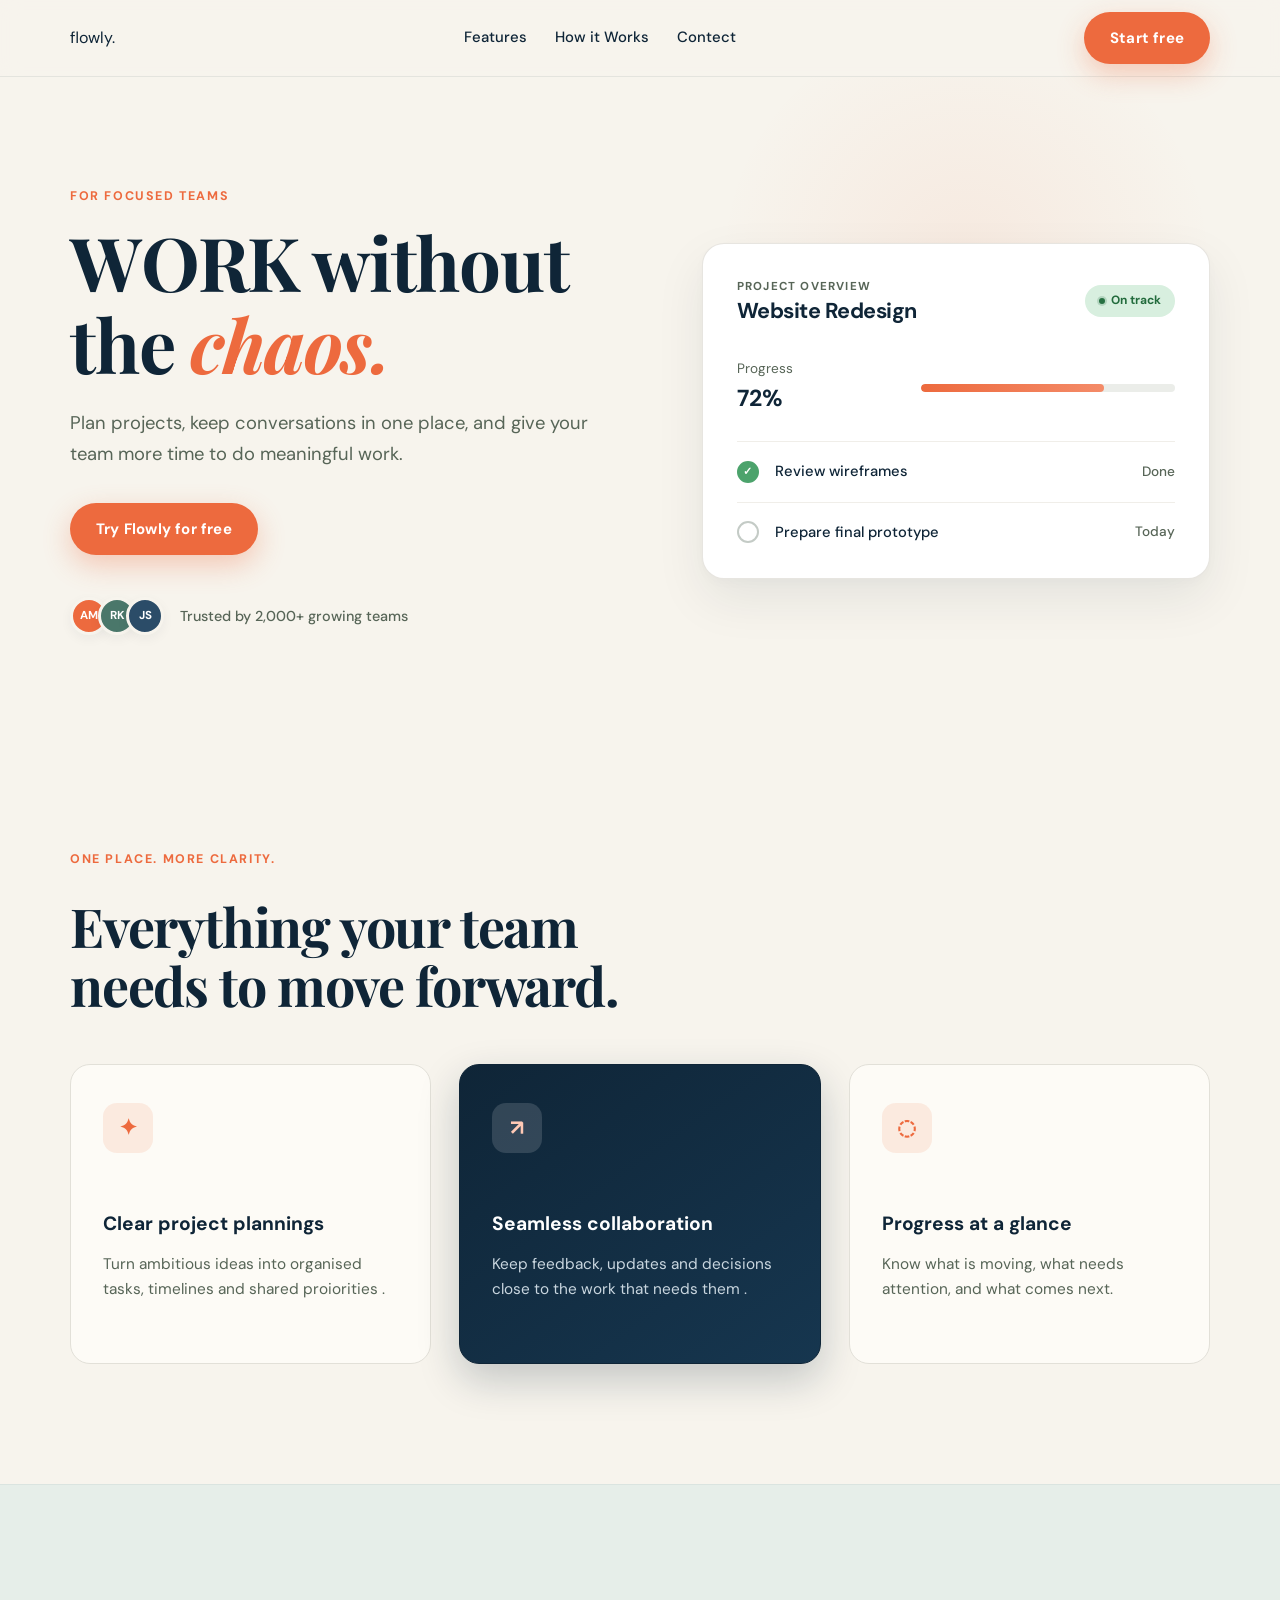
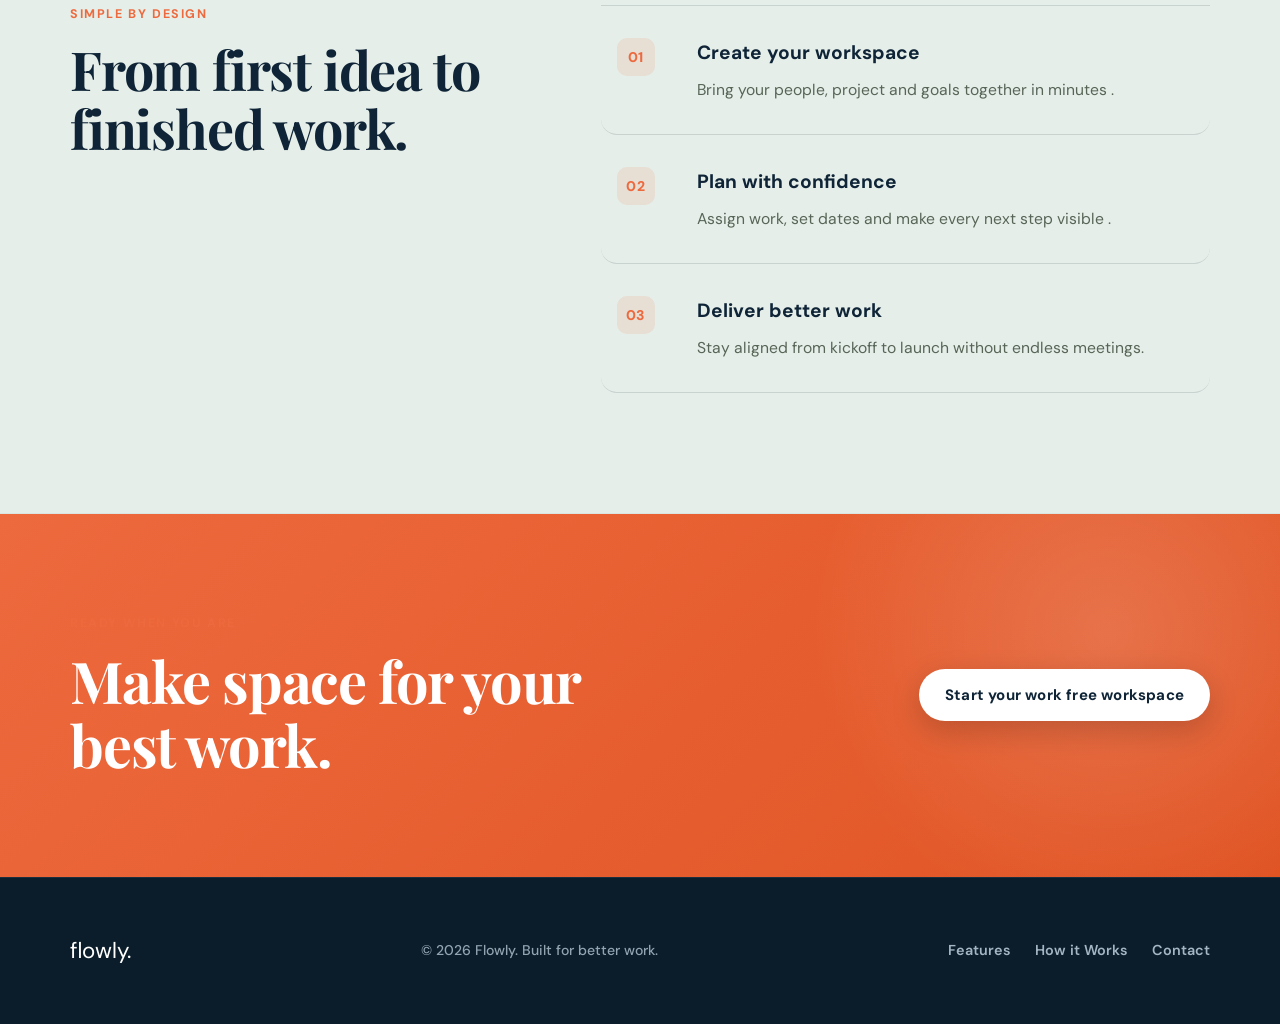
<file: WEB_DEVELOPMENT_DESIGNING/LEVEL_1/Landing_Page/index.html>
<!DOCTYPE html>
<html lang="en">
<head>
    <meta charset="UTF-8">
    <meta name="viewport" content="width=device-width, initial-scale=1.0">

    <meta name="description" content="Flowly is a productive for focused teams ."/> 
    
    <title>Flowly | Work without the chaos</title>

    <link rel="preconnect" href="https://fonts.googleapis.com" />
    <link rel="preconnect" href="https://fonts.gstatic.com" crossorigin />
    
    <link
        href="https://fonts.googleapis.com/css2?family=DM+Sans:wght@400;500;600;700&family=Playfair+Display:wght@600;700&display=swap"
        rel="stylesheet"
    />

    <link rel="stylesheet" href="css/main.css">
</head>
<body>
    
    <div id="navbar"></div>
        <main>
            <div id="hero"></div>
            <div id="features"></div>
            <div id="about"></div>
            <div id="cta"></div>
        </main>

        <div id="footer"></div>

        <script src="js/app.js"></script>    

</body>
</html>
</file>
<file: WEB_DEVELOPMENT_DESIGNING/LEVEL_1/Landing_Page/css/main.css>
@import url("navbar.css");
@import url("hero.css");
@import url("features.css");
@import url("about.css");
@import url("cta.css");
@import url("footer.css");
@import url("responsive.css");

:root{
    --navy: #0f2537;
    --navy-light: #16364f;
    --cream: #f7f4ed;
    --white: #ffffff;
    --orange: #ed6a3e;
    --orange-hover: #d8572b;
    --muted: #576557;
    --border: #e2e0d8;
    --green: #d8efdf;
    --green-text: #226b3c;
    --shadow-sm: 0 4px 12px rgba(15, 37, 55, 0.05);
    --shadow-md: 0 12px 32px rgba(15, 37, 55, 0.08);
    --shadow-lg: 0 24px 60px rgba(15, 37, 55, 0.12);
    --shadow-orange: 0 10px 28px rgba(237, 106, 62, 0.32);
    --radius-sm: 10px;
    --radius-md: 16px;
    --radius-lg: 24px;
    --transition: all 0.25s cubic-bezier(0.16, 1, 0.3, 1);
}

*{
    margin: 0;
    padding: 0;
    box-sizing: border-box;
}

html{
    scroll-behavior: smooth;
}

::selection {
    background: var(--orange);
    color: var(--white);
}

/* Custom Scrollbar */
::-webkit-scrollbar {
    width: 10px;
}

::-webkit-scrollbar-track {
    background: var(--cream);
}

::-webkit-scrollbar-thumb {
    background: #d0cecf;
    border-radius: 5px;
}

::-webkit-scrollbar-thumb:hover {
    background: #b5b3b4;
}

body{
    background: var(--cream);
    color: var(--navy);
    font-family: "DM Sans", -apple-system, BlinkMacSystemFont, "Segoe UI", Roboto, sans-serif;
    line-height: 1.6;
    -webkit-font-smoothing: antialiased;
}

a{
    color: inherit;
    text-decoration: none;
}

.container{
    width: min(1140px, 90%);
    margin: 0 auto;
}

.section-space{
    padding: 120px 0;
}

.eyebrow{
    margin-bottom: 14px;
    color: var(--orange);
    font-size: 0.78rem;
    font-weight: 700;
    letter-spacing: 1.6px;
    text-transform: uppercase;
}

h1, h2{
    font-family: "Playfair Display", Georgia, serif;
    line-height: 1.1;
    letter-spacing: -1.2px;
}

.btn{
    display: inline-flex;
    align-items: center;
    justify-content: center;
    padding: 14px 26px;
    border-radius: 999px;
    background: var(--orange);
    color: var(--white);
    font-size: 0.94rem;
    font-weight: 700;
    letter-spacing: 0.2px;
    box-shadow: var(--shadow-orange);
    transition: var(--transition);
}

.btn:hover{
    transform: translateY(-3px);
    background: var(--orange-hover);
    box-shadow: 0 14px 34px rgba(237, 106, 62, 0.42);
}

.btn:active{
    transform: translateY(-1px);
}
</file>
